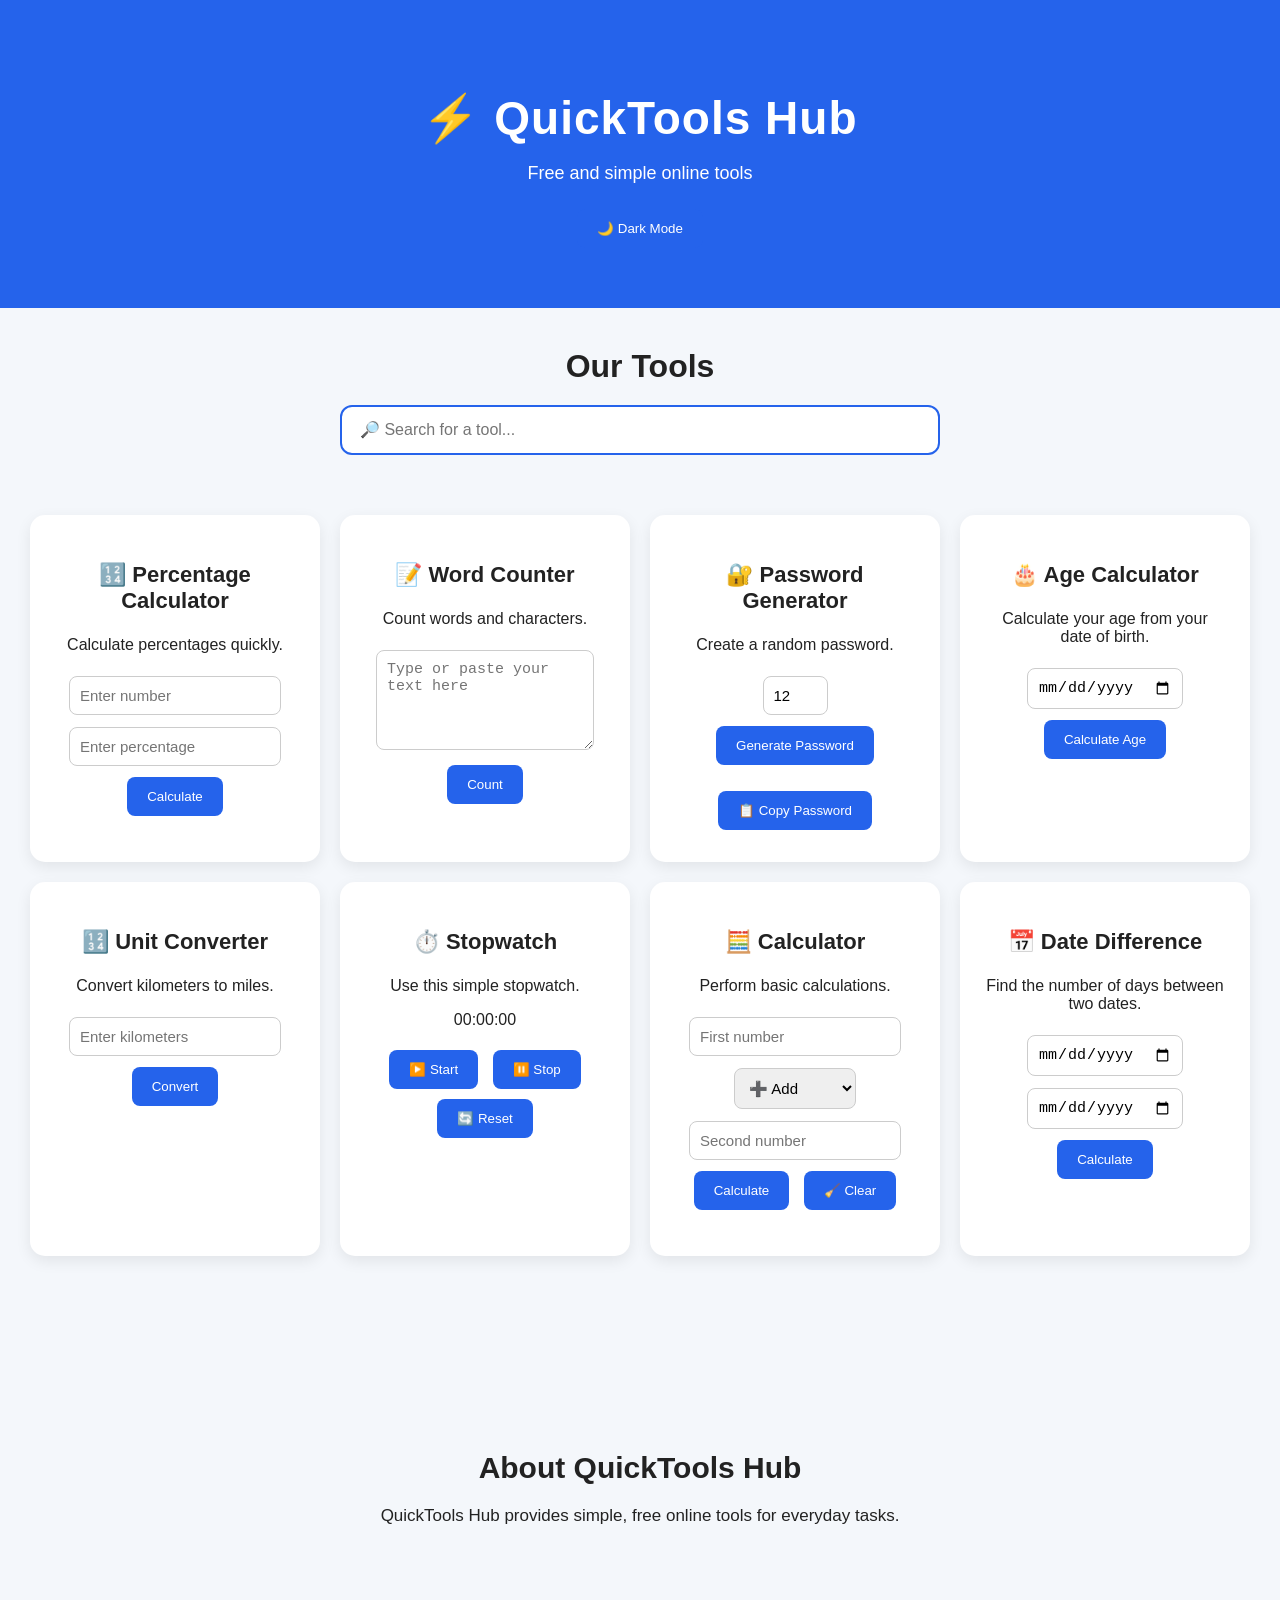
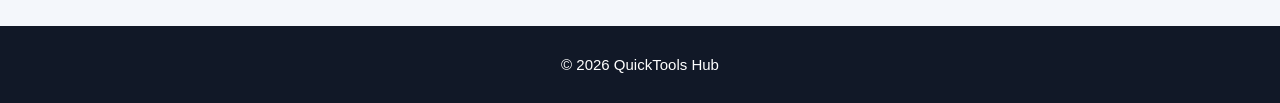
<file: index.html>
<!DOCTYPE html>
<html lang="en">
<head>
    <meta charset="UTF-8">
    <meta name="viewport" content="width=device-width, initial-scale=1.0">
    <title>QuickTools Hub</title>
    <link rel="stylesheet" href="style.css">
</head>

<body>

    <header>
        <h1>⚡ QuickTools Hub</h1>
        <p>Free and simple online tools</p>
        <button onclick="toggleDarkMode()">🌙 Dark Mode</button>
    </header>

    <main>
        <h2>Our Tools</h2>
        <input
    type="text"
    id="toolSearch"
    placeholder="🔎 Search for a tool..."
    onkeyup="searchTools()"
>

        <div class="tools">

            <div class="tool">
    <h3>🔢 Percentage Calculator</h3>
    <p>Calculate percentages quickly.</p>

    <input type="number" id="number" placeholder="Enter number">

    <input type="number" id="percentage" placeholder="Enter percentage">

    <button onclick="calculatePercentage()">Calculate</button>

    <p id="percentageResult"></p>
</div>

            <div class="tool">
    <h3>📝 Word Counter</h3>
    <p>Count words and characters.</p>

    <textarea id="textInput" placeholder="Type or paste your text here"></textarea>

    <button onclick="countWords()">Count</button>

    <p id="counterResult"></p>
</div>

<div class="tool">
    <h3>🔐 Password Generator</h3>
    <p>Create a random password.</p>

    <input type="number" id="passwordLength" value="12" min="4" max="30">

    <button onclick="generatePassword()">Generate Password</button>

    <p id="passwordResult"></p>
    <button onclick="copyPassword()">📋 Copy Password</button>
</div>
<div class="tool">
    <h3>🎂 Age Calculator</h3>
    <p>Calculate your age from your date of birth.</p>

    <input type="date" id="birthDate">

    <button onclick="calculateAge()">Calculate Age</button>

    <p id="ageResult"></p>
    
</div>
<div class="tool">
    <h3>🔢 Unit Converter</h3>
    <p>Convert kilometers to miles.</p>

    <input type="number" id="kilometers" placeholder="Enter kilometers">

    <button onclick="convertKilometers()">Convert</button>

    <p id="conversionResult"></p>
</div>
<div class="tool">
    <h3>⏱️ Stopwatch</h3>
    <p>Use this simple stopwatch.</p>

    <p id="stopwatchDisplay">00:00:00</p>

    <button onclick="startStopwatch()">▶️ Start</button>
    <button onclick="stopStopwatch()">⏸️ Stop</button>
    <button onclick="resetStopwatch()">🔄 Reset</button>
</div>
<div class="tool">
    <h3>🧮 Calculator</h3>
    <p>Perform basic calculations.</p>

    <input type="number" id="calcNumber1" placeholder="First number">

    <select id="calcOperator">
        <option value="+">➕ Add</option>
        <option value="-">➖ Subtract</option>
        <option value="*">✖️ Multiply</option>
        <option value="/">➗ Divide</option>
    </select>

    <input type="number" id="calcNumber2" placeholder="Second number">

    <button onclick="calculateResult()">Calculate</button>
    <button onclick="clearCalculator()">🧹 Clear</button>

    <p id="calculatorResult"></p>
</div>
<div class="tool">
    <h3>📅 Date Difference</h3>
    <p>Find the number of days between two dates.</p>

    <input type="date" id="date1">
    <input type="date" id="date2">

    <button onclick="calculateDateDifference()">Calculate</button>

    <p id="dateDifferenceResult"></p>
</div>

        </div>

        <div id="result"></div>
    </main>
<section class="about">
    <h2>About QuickTools Hub</h2>
    <p>
        QuickTools Hub provides simple, free online tools
        for everyday tasks.
    </p>
</section>

<footer>
    <p>© 2026 QuickTools Hub</p>
</footer>


    <script src="script.js"></script>

</body>
</html>
</file>
<file: style.css>
* {
    box-sizing: border-box;
}

body {
    margin: 0;
    font-family: Arial, sans-serif;
    background: #f4f7fb;
    color: #222;
}

header {
    text-align: center;
    padding: 60px 20px;
    background: #2563eb;
    color: white;
}
header h1 {
    font-size: 46px;
    margin-bottom: 10px;
    letter-spacing: 1px;
}
header p {
    font-size: 18px;
    margin-bottom: 25px;
}

.tools {
    display: grid;
    grid-template-columns: repeat(auto-fit, minmax(250px, 1fr));
    gap: 20px;
    padding: 30px;
}

.tool {
    background: white;
    padding: 25px;
    border-radius: 15px;
    text-align: center;
    box-shadow: 0 5px 15px rgba(0,0,0,0.08);
}

.tool h3 {
    font-size: 22px;
}

button {
    background: #2563eb;
    color: white;
    border: none;
    padding: 12px 20px;
    border-radius: 8px;
    cursor: pointer;
}

button:hover {
    background: #1d4ed8;
}

#result {
    text-align: center;
    padding: 30px;
    font-size: 20px;
}

footer {
    text-align: center;
    padding: 25px;
    margin-top: 40px;
}
/* Mobile-friendly design */

@media (max-width: 600px) {

    header {
        padding: 35px 15px;
    }

    header h1 {
        font-size: 30px;
    }

    header p {
        font-size: 16px;
    }

    main h2 {
        font-size: 28px;
        margin-left: 15px;
    }

    .tools {
        grid-template-columns: 1fr;
        padding: 15px;
    }

    .tool {
        width: 100%;
    }

    .tool input,
    .tool textarea {
        width: 90%;
    }

    button {
        font-size: 16px;
    }

    #toolSearch {
        width: 90%;
        margin: 10px auto 20px;
        display: block;
        padding: 12px;
        font-size: 16px;
    }
}
/* Dark Mode */

.dark-mode {
    background: #121212;
    color: white;
}

.dark-mode .tool {
    background: #1e1e1e;
    color: white;
}

.dark-mode header {
    background: #111827;
}

.dark-mode footer {
    color: white;
}
/* Professional Tool Cards */

.tool {
    transition: transform 0.2s ease, box-shadow 0.2s ease;
}

.tool:hover {
    transform: translateY(-5px);
    box-shadow: 0 10px 25px rgba(0, 0, 0, 0.15);
}

.tool input,
.tool select,
.tool textarea {
    padding: 10px;
    margin: 6px;
    border: 1px solid #ccc;
    border-radius: 8px;
    font-size: 15px;
}

.tool textarea {
    min-height: 100px;
    resize: vertical;
}

.tool button {
    margin: 5px;
}
/* Professional Search Box */

#toolSearch {
    display: block;
    width: 80%;
    max-width: 600px;
    margin: 20px auto 30px;
    padding: 14px 18px;
    border: 2px solid #2563eb;
    border-radius: 12px;
    font-size: 16px;
    outline: none;
}

#toolSearch:focus {
    box-shadow: 0 0 0 3px rgba(37, 99, 235, 0.15);
}
/* Professional Buttons */

button {
    transition: transform 0.2s ease, background 0.2s ease;
}

button:hover {
    transform: translateY(-2px);
}

button:active {
    transform: translateY(0);
}
/* Tool Section */

main h2 {
    text-align: center;
    font-size: 32px;
    margin-top: 40px;
    margin-bottom: 10px;
}
/* Professional Footer */

footer {
    background: #111827;
    color: white;
    text-align: center;
    padding: 30px 15px;
    margin-top: 50px;
}

footer p {
    margin: 0;
    font-size: 15px;
}
/* About Section */

.about {
    max-width: 800px;
    margin: 50px auto;
    padding: 30px 20px;
    text-align: center;
}

.about h2 {
    font-size: 30px;
    margin-bottom: 15px;
}

.about p {
    font-size: 17px;
    line-height: 1.6;
}
</file>
